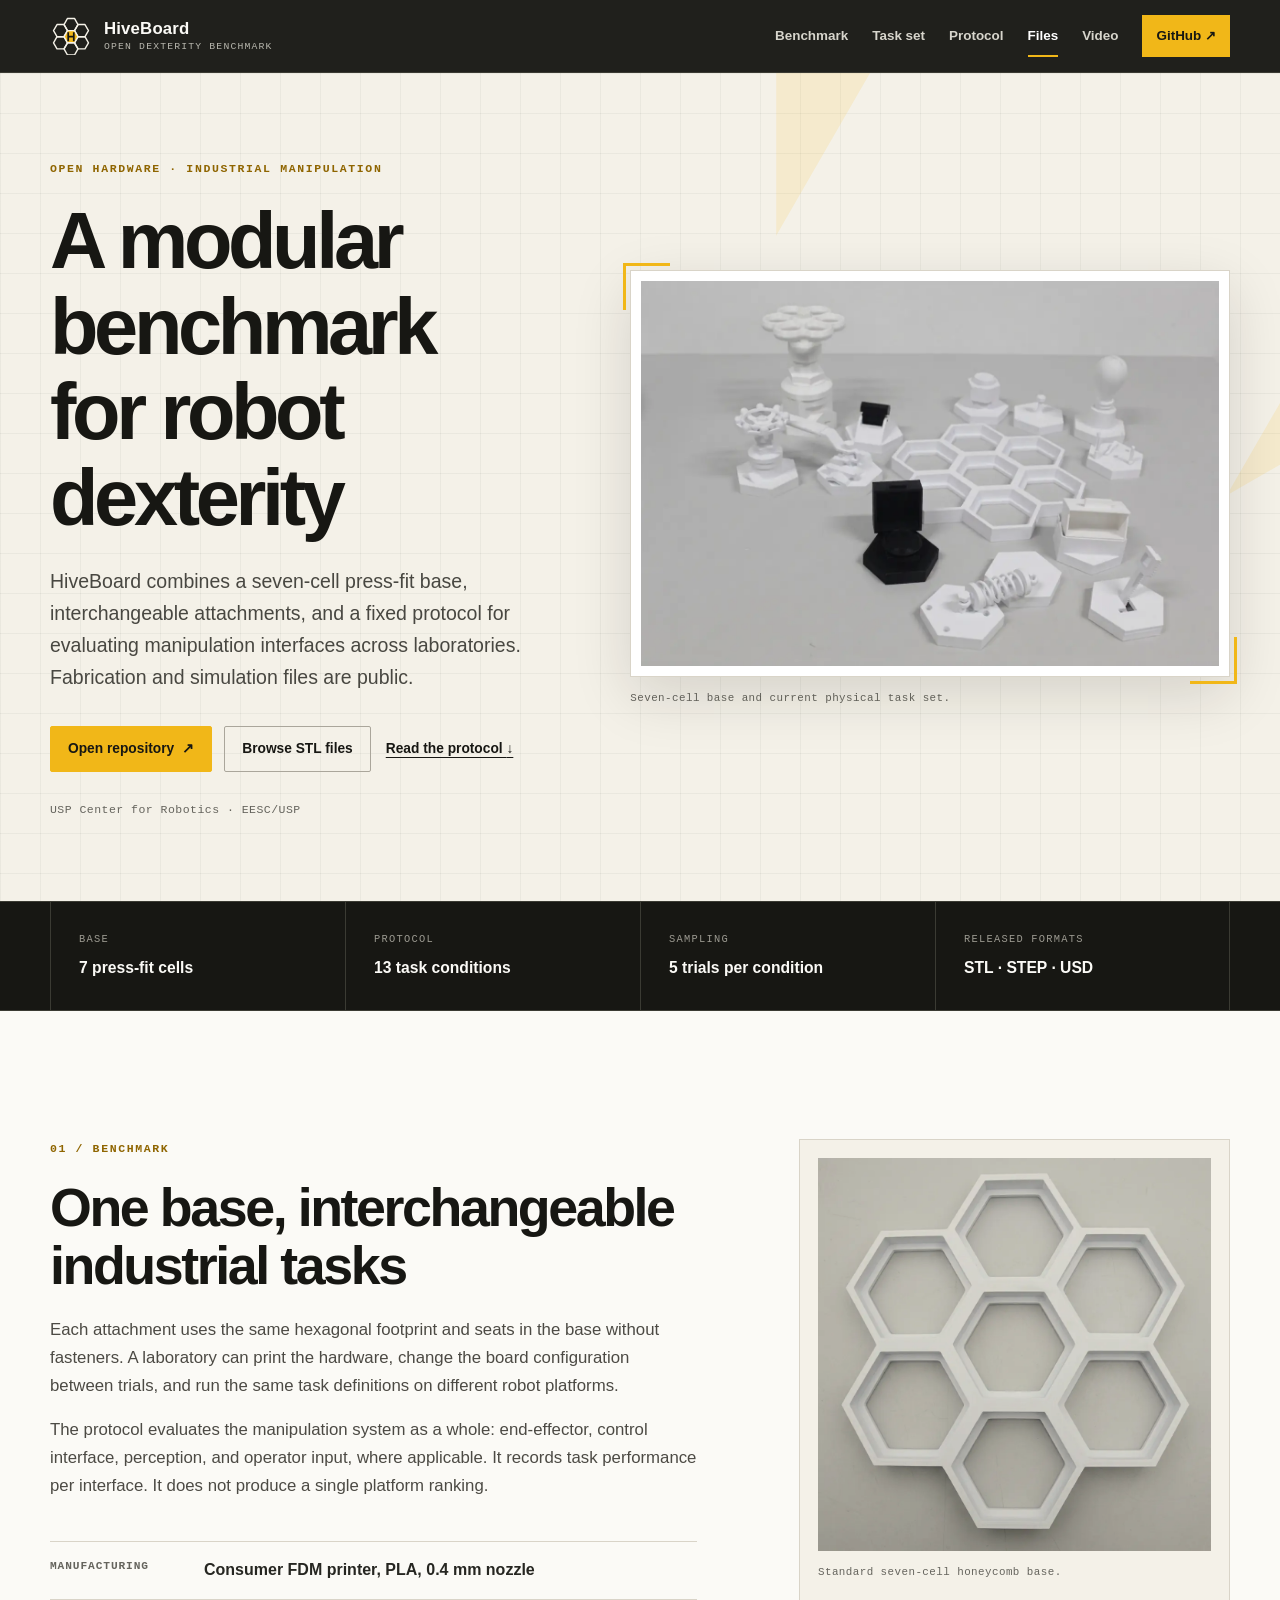
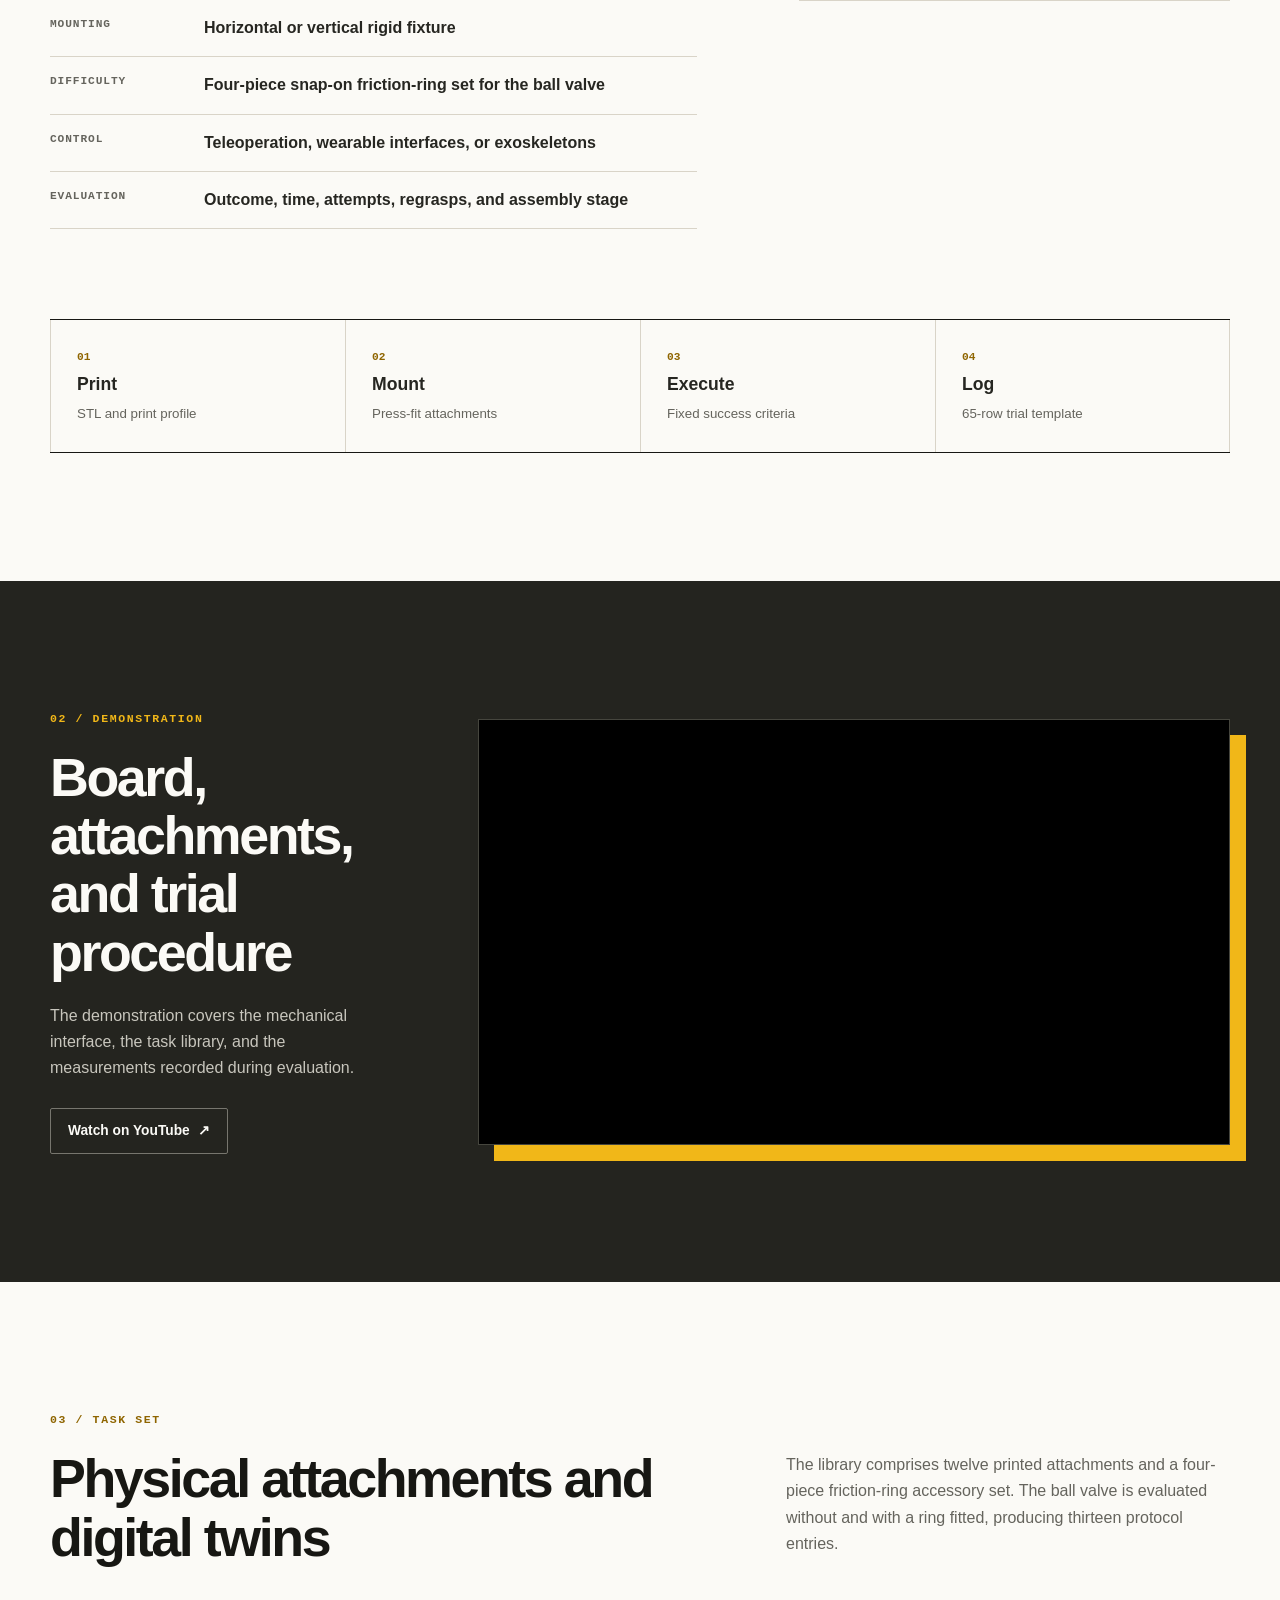
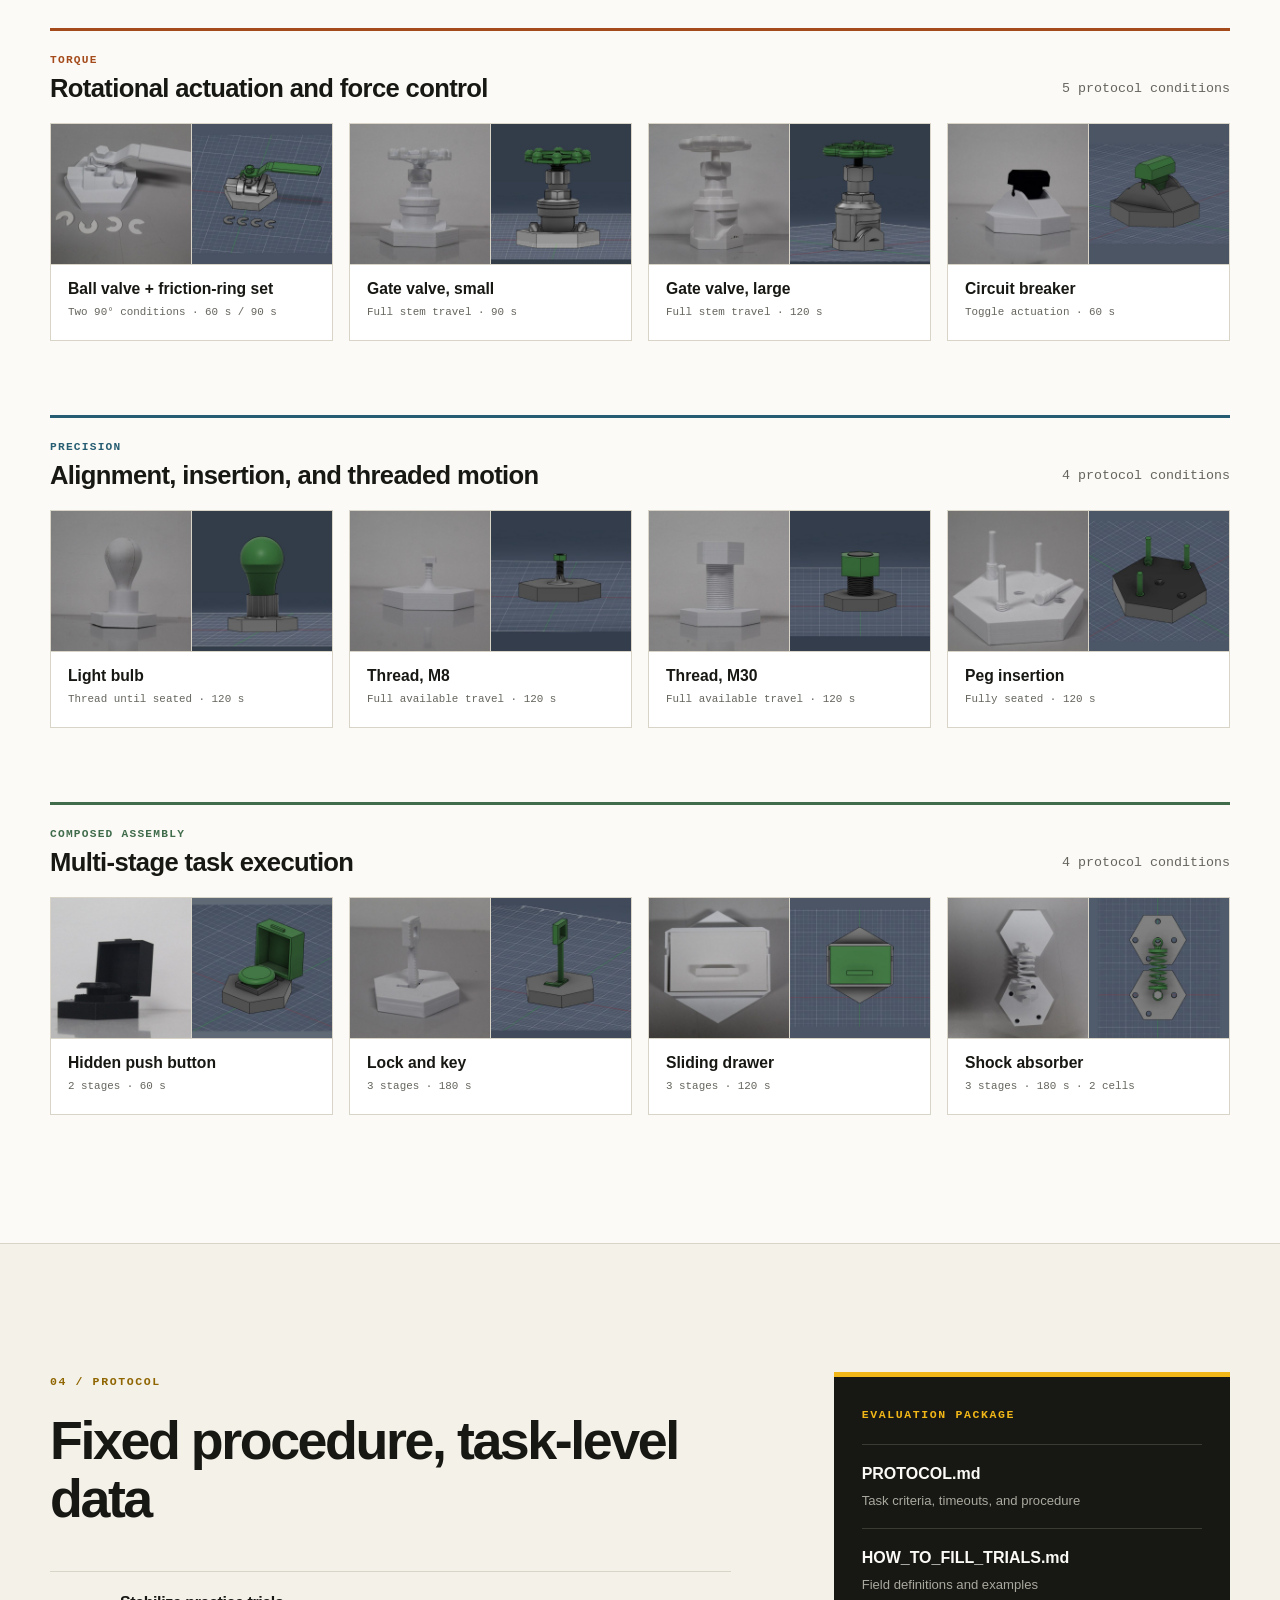
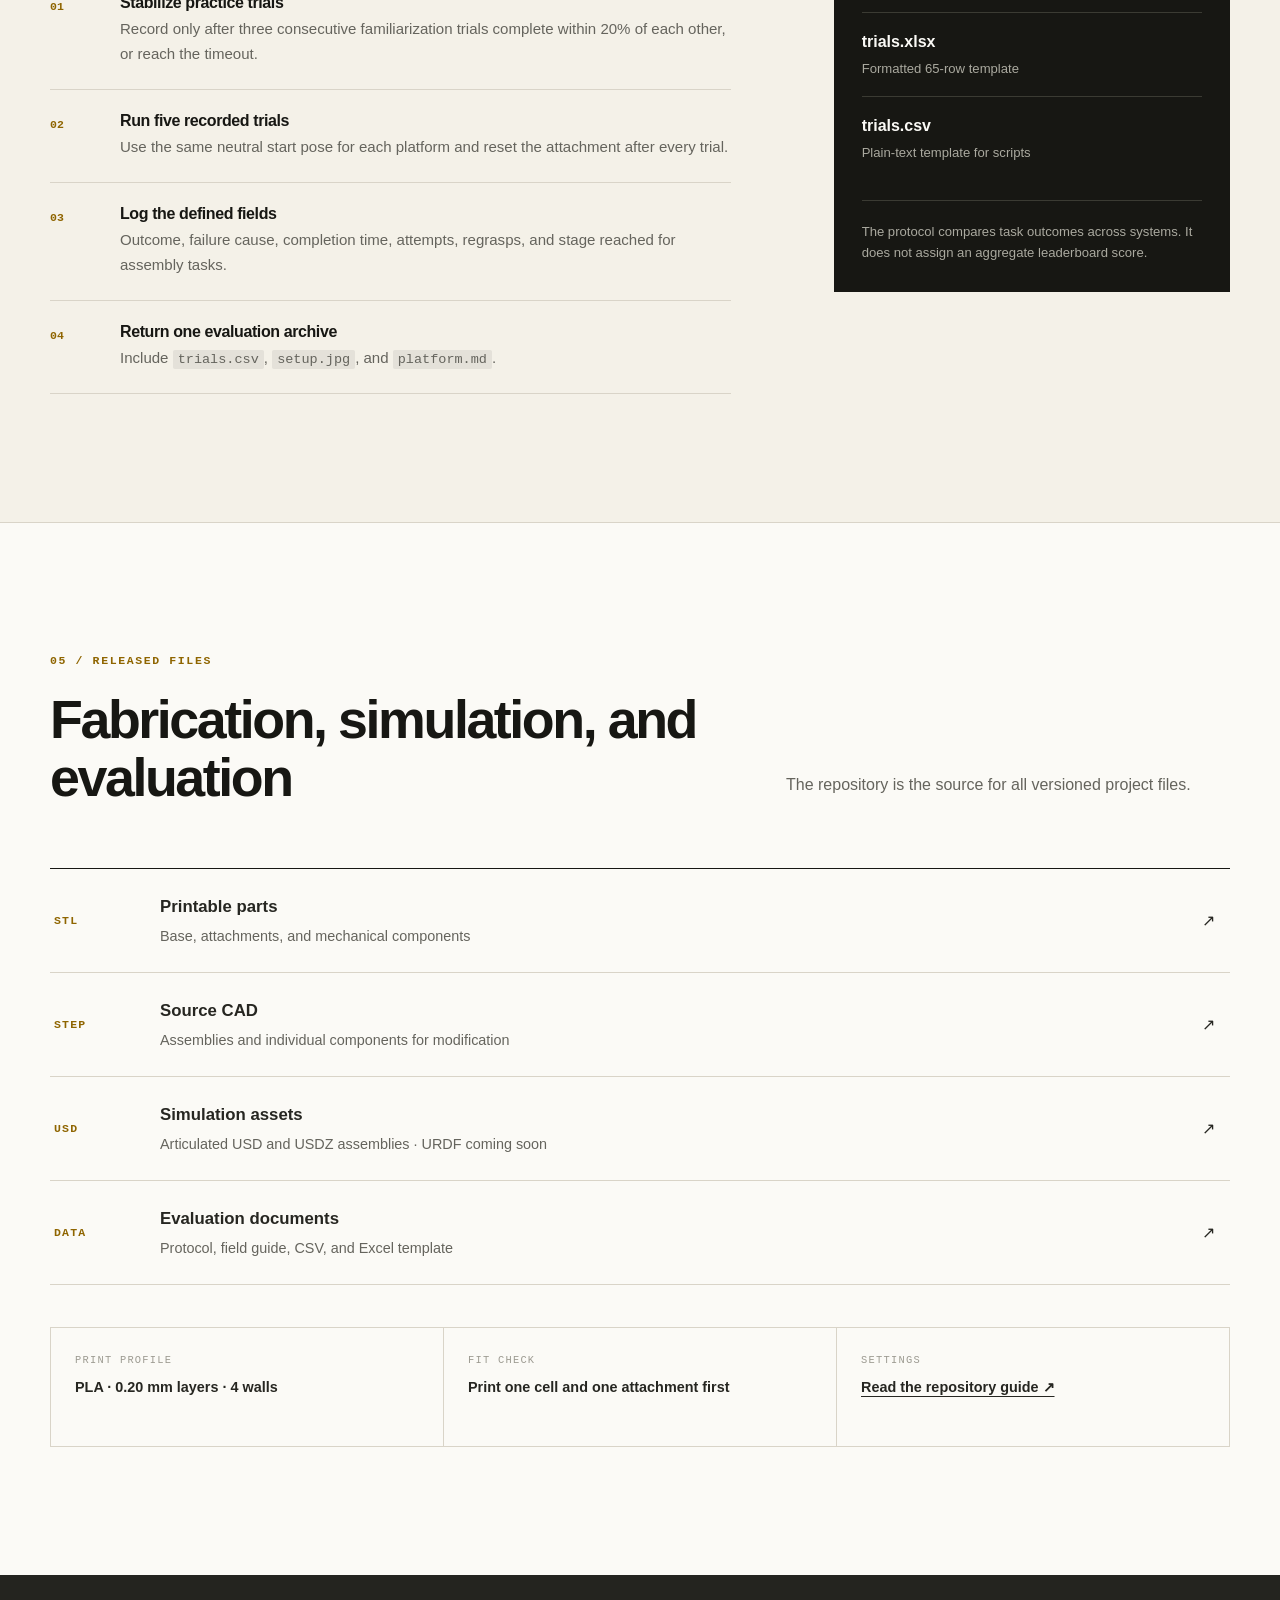
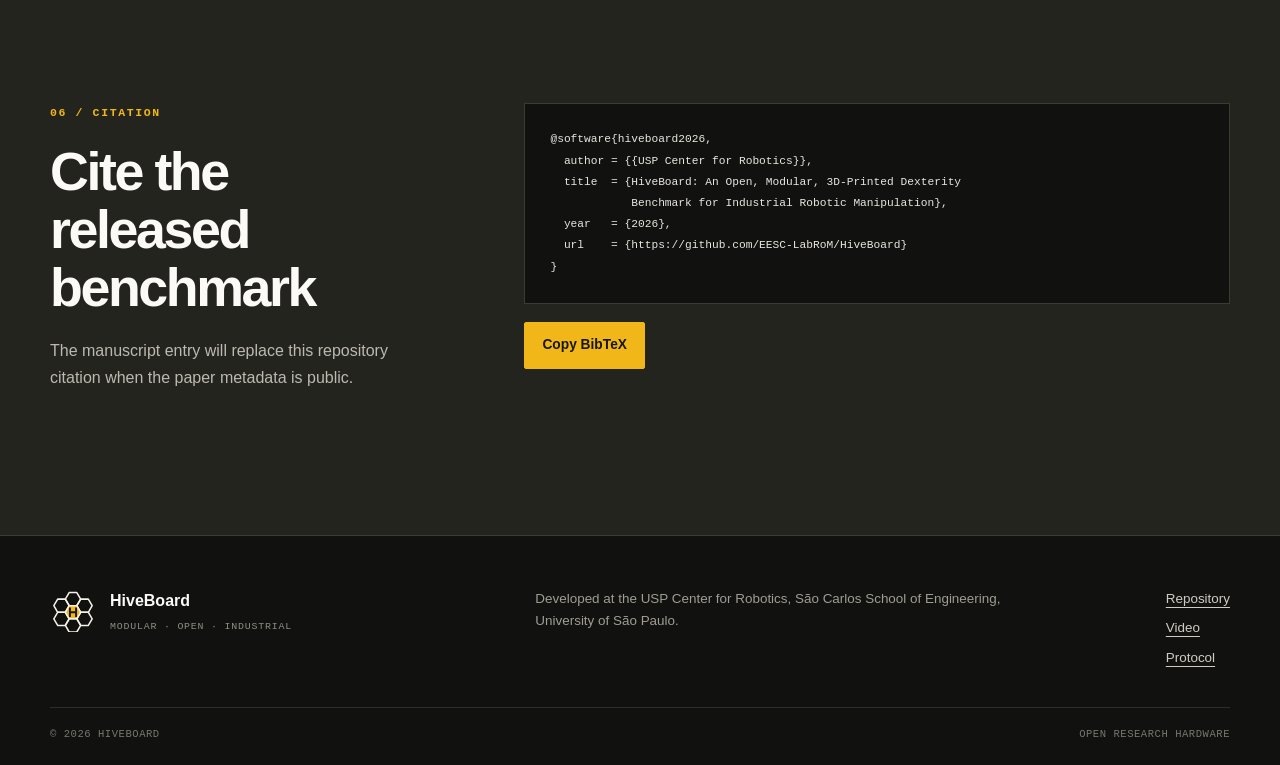
<file: index.html>
<!DOCTYPE html>
<html lang="en">
<head>
  <meta charset="utf-8">
  <meta name="viewport" content="width=device-width, initial-scale=1">
  <title>HiveBoard — Open Dexterity Benchmark for Industrial Manipulation</title>
  <meta name="description" content="HiveBoard is an open, modular, 3D-printed benchmark for evaluating robotic manipulation across torque, precision, and multi-stage assembly tasks.">
  <meta name="theme-color" content="#171713">
  <link rel="canonical" href="https://www.ricardovgodoy.com/hiveboard-web/">
  <meta property="og:title" content="HiveBoard — Open Dexterity Benchmark">
  <meta property="og:description" content="Printable hardware, source CAD, simulation assets, and a fixed evaluation protocol for industrial robot manipulation.">
  <meta property="og:image" content="https://www.ricardovgodoy.com/hiveboard-web/assets/hero-clean.png">
  <meta property="og:url" content="https://www.ricardovgodoy.com/hiveboard-web/">
  <meta property="og:type" content="website">
  <meta name="twitter:card" content="summary_large_image">
  <link rel="icon" href="assets/hiveboard-mark.svg" type="image/svg+xml">
  <link rel="stylesheet" href="style.css">
</head>
<body>
  <a class="skip-link" href="#main-content">Skip to content</a>

  <header class="site-header" data-header>
    <div class="container header-inner">
      <a class="brand" href="#top" aria-label="HiveBoard home">
        <img src="assets/hiveboard-mark.svg" width="42" height="38" alt="">
        <span>
          <strong>HiveBoard</strong>
          <small>Open dexterity benchmark</small>
        </span>
      </a>

      <button class="nav-toggle" type="button" aria-controls="site-navigation" aria-expanded="false" data-nav-toggle>
        <span class="sr-only">Open navigation</span>
        <span></span><span></span><span></span>
      </button>

      <nav class="site-nav" id="site-navigation" aria-label="Primary navigation" data-nav>
        <a href="#benchmark">Benchmark</a>
        <a href="#tasks">Task set</a>
        <a href="#protocol">Protocol</a>
        <a href="#files">Files</a>
        <a href="#video">Video</a>
        <a class="nav-repo" href="https://github.com/EESC-LabRoM/HiveBoard" target="_blank" rel="noopener">GitHub <span aria-hidden="true">↗</span></a>
      </nav>
    </div>
  </header>

  <main id="main-content">
    <section class="hero" id="top">
      <div class="container hero-grid">
        <div class="hero-copy reveal">
          <p class="kicker">Open hardware · industrial manipulation</p>
          <h1>A modular benchmark for robot dexterity</h1>
          <p class="hero-lede">HiveBoard combines a seven-cell press-fit base, interchangeable attachments, and a fixed protocol for evaluating manipulation interfaces across laboratories. Fabrication and simulation files are public.</p>
          <div class="hero-actions">
            <a class="button button-primary" href="https://github.com/EESC-LabRoM/HiveBoard" target="_blank" rel="noopener">Open repository <span aria-hidden="true">↗</span></a>
            <a class="button" href="https://github.com/EESC-LabRoM/HiveBoard/tree/main/STL" target="_blank" rel="noopener">Browse STL files</a>
            <a class="text-action" href="#protocol">Read the protocol <span aria-hidden="true">↓</span></a>
          </div>
          <p class="institution">USP Center for Robotics · EESC/USP</p>
        </div>

        <figure class="hero-figure reveal">
          <div class="image-frame">
            <picture>
              <source srcset="assets/hero-clean.webp" type="image/webp">
              <img src="assets/hero-clean.png" width="1264" height="842" alt="HiveBoard base surrounded by its 3D-printed industrial manipulation attachments">
            </picture>
          </div>
          <figcaption>Seven-cell base and current physical task set.</figcaption>
        </figure>
      </div>
    </section>

    <section class="spec-strip" aria-label="Benchmark specification">
      <div class="container spec-grid">
        <div><span>Base</span><strong>7 press-fit cells</strong></div>
        <div><span>Protocol</span><strong>13 task conditions</strong></div>
        <div><span>Sampling</span><strong>5 trials per condition</strong></div>
        <div><span>Released formats</span><strong>STL · STEP · USD</strong></div>
      </div>
    </section>

    <section class="section" id="benchmark">
      <div class="container benchmark-grid">
        <div class="section-copy reveal">
          <p class="section-index">01 / Benchmark</p>
          <h2>One base, interchangeable industrial tasks</h2>
          <p>Each attachment uses the same hexagonal footprint and seats in the base without fasteners. A laboratory can print the hardware, change the board configuration between trials, and run the same task definitions on different robot platforms.</p>
          <p>The protocol evaluates the manipulation system as a whole: end-effector, control interface, perception, and operator input, where applicable. It records task performance per interface. It does not produce a single platform ranking.</p>

          <dl class="benchmark-details">
            <div><dt>Manufacturing</dt><dd>Consumer FDM printer, PLA, 0.4 mm nozzle</dd></div>
            <div><dt>Mounting</dt><dd>Horizontal or vertical rigid fixture</dd></div>
            <div><dt>Difficulty</dt><dd>Four-piece snap-on friction-ring set for the ball valve</dd></div>
            <div><dt>Control</dt><dd>Teleoperation, wearable interfaces, or exoskeletons</dd></div>
            <div><dt>Evaluation</dt><dd>Outcome, time, attempts, regrasps, and assembly stage</dd></div>
          </dl>
        </div>

        <figure class="base-figure reveal">
          <picture>
            <source srcset="assets/hive_empty-clean.webp" type="image/webp">
            <img src="assets/hive_empty-clean.png" width="1024" height="1024" loading="lazy" alt="Empty seven-cell HiveBoard base viewed from above">
          </picture>
          <figcaption>Standard seven-cell honeycomb base.</figcaption>
        </figure>
      </div>

      <div class="container workflow reveal" role="group" aria-label="Benchmark workflow">
        <div><span>01</span><strong>Print</strong><small>STL and print profile</small></div>
        <div><span>02</span><strong>Mount</strong><small>Press-fit attachments</small></div>
        <div><span>03</span><strong>Execute</strong><small>Fixed success criteria</small></div>
        <div><span>04</span><strong>Log</strong><small>65-row trial template</small></div>
      </div>
    </section>

    <section class="section video-section" id="video">
      <div class="container video-grid">
        <div class="video-copy reveal">
          <p class="section-index section-index-light">02 / Demonstration</p>
          <h2>Board, attachments, and trial procedure</h2>
          <p>The demonstration covers the mechanical interface, the task library, and the measurements recorded during evaluation.</p>
          <a class="button button-light" href="https://youtu.be/kaYB_Oc64nA" target="_blank" rel="noopener">Watch on YouTube <span aria-hidden="true">↗</span></a>
        </div>
        <div class="video-wrap reveal">
          <iframe src="https://www.youtube-nocookie.com/embed/kaYB_Oc64nA" title="HiveBoard demonstration video" allow="accelerometer; clipboard-write; encrypted-media; gyroscope; picture-in-picture; web-share" referrerpolicy="strict-origin-when-cross-origin" allowfullscreen loading="lazy"></iframe>
        </div>
      </div>
    </section>

    <section class="section" id="tasks">
      <div class="container section-heading reveal">
        <div>
          <p class="section-index">03 / Task set</p>
          <h2>Physical attachments and digital twins</h2>
        </div>
        <p>The library comprises twelve printed attachments and a four-piece friction-ring accessory set. The ball valve is evaluated without and with a ring fitted, producing thirteen protocol entries.</p>
      </div>

      <div class="container task-category reveal">
        <header class="category-header category-torque">
          <div><span>Torque</span><h3>Rotational actuation and force control</h3></div>
          <small>5 protocol conditions</small>
        </header>
        <div class="task-grid">
          <article class="task-card">
            <div class="twin-pair"><img src="assets/twins/ball_valve_photo.jpg" width="600" height="600" loading="lazy" alt="Printed ball valve attachment"><img src="assets/twins/ball_valve_cad.jpg" width="600" height="600" loading="lazy" alt="Ball valve CAD model"></div>
            <div class="task-body"><h4>Ball valve + friction-ring set</h4><p>Two 90° conditions · 60 s / 90 s</p></div>
          </article>
          <article class="task-card">
            <div class="twin-pair"><img src="assets/twins/gate_small_photo.jpg" width="600" height="600" loading="lazy" alt="Printed small gate valve attachment"><img src="assets/twins/gate_small_cad.jpg" width="600" height="600" loading="lazy" alt="Small gate valve CAD model"></div>
            <div class="task-body"><h4>Gate valve, small</h4><p>Full stem travel · 90 s</p></div>
          </article>
          <article class="task-card">
            <div class="twin-pair"><img src="assets/twins/gate_large_photo.jpg" width="600" height="600" loading="lazy" alt="Printed large gate valve attachment"><img src="assets/twins/gate_large_cad.jpg" width="600" height="600" loading="lazy" alt="Large gate valve CAD model"></div>
            <div class="task-body"><h4>Gate valve, large</h4><p>Full stem travel · 120 s</p></div>
          </article>
          <article class="task-card">
            <div class="twin-pair"><img src="assets/twins/breaker_photo.jpg" width="600" height="600" loading="lazy" alt="Printed circuit breaker attachment"><img src="assets/twins/breaker_cad.jpg" width="600" height="600" loading="lazy" alt="Circuit breaker CAD model"></div>
            <div class="task-body"><h4>Circuit breaker</h4><p>Toggle actuation · 60 s</p></div>
          </article>
        </div>
      </div>

      <div class="container task-category reveal">
        <header class="category-header category-precision">
          <div><span>Precision</span><h3>Alignment, insertion, and threaded motion</h3></div>
          <small>4 protocol conditions</small>
        </header>
        <div class="task-grid">
          <article class="task-card">
            <div class="twin-pair"><img src="assets/twins/lightbulb_photo.jpg" width="600" height="600" loading="lazy" alt="Printed light bulb attachment"><img src="assets/twins/lightbulb_cad.jpg" width="600" height="600" loading="lazy" alt="Light bulb attachment CAD model"></div>
            <div class="task-body"><h4>Light bulb</h4><p>Thread until seated · 120 s</p></div>
          </article>
          <article class="task-card">
            <div class="twin-pair"><img src="assets/twins/thread_m8_photo.jpg" width="600" height="600" loading="lazy" alt="Printed M8 thread attachment"><img src="assets/twins/thread_m8_cad.jpg" width="600" height="600" loading="lazy" alt="M8 thread CAD model"></div>
            <div class="task-body"><h4>Thread, M8</h4><p>Full available travel · 120 s</p></div>
          </article>
          <article class="task-card">
            <div class="twin-pair"><img src="assets/twins/thread_m30_photo.jpg" width="600" height="600" loading="lazy" alt="Printed M30 thread attachment"><img src="assets/twins/thread_m30_cad.jpg" width="600" height="600" loading="lazy" alt="M30 thread CAD model"></div>
            <div class="task-body"><h4>Thread, M30</h4><p>Full available travel · 120 s</p></div>
          </article>
          <article class="task-card">
            <div class="twin-pair"><img src="assets/twins/pegs_photo.jpg" width="600" height="600" loading="lazy" alt="Printed peg insertion attachment"><img src="assets/twins/pegs_cad.jpg" width="600" height="600" loading="lazy" alt="Peg insertion CAD model"></div>
            <div class="task-body"><h4>Peg insertion</h4><p>Fully seated · 120 s</p></div>
          </article>
        </div>
      </div>

      <div class="container task-category reveal">
        <header class="category-header category-assembly">
          <div><span>Composed assembly</span><h3>Multi-stage task execution</h3></div>
          <small>4 protocol conditions</small>
        </header>
        <div class="task-grid">
          <article class="task-card">
            <div class="twin-pair"><img src="assets/twins/button_photo.jpg" width="600" height="600" loading="lazy" alt="Printed covered push-button attachment"><img src="assets/twins/button_cad.jpg" width="600" height="600" loading="lazy" alt="Covered push-button CAD model"></div>
            <div class="task-body"><h4>Hidden push button</h4><p>2 stages · 60 s</p></div>
          </article>
          <article class="task-card">
            <div class="twin-pair"><img src="assets/twins/lock_photo.jpg" width="600" height="600" loading="lazy" alt="Printed lock and key attachment"><img src="assets/twins/lock_cad.jpg" width="600" height="600" loading="lazy" alt="Lock and key CAD model"></div>
            <div class="task-body"><h4>Lock and key</h4><p>3 stages · 180 s</p></div>
          </article>
          <article class="task-card">
            <div class="twin-pair"><img src="assets/twins/drawer_photo.jpg" width="600" height="600" loading="lazy" alt="Printed sliding drawer attachment"><img src="assets/twins/drawer_cad.jpg" width="600" height="600" loading="lazy" alt="Sliding drawer CAD model"></div>
            <div class="task-body"><h4>Sliding drawer</h4><p>3 stages · 120 s</p></div>
          </article>
          <article class="task-card">
            <div class="twin-pair"><img src="assets/twins/damper_photo.jpg" width="600" height="600" loading="lazy" alt="Printed shock absorber attachment"><img src="assets/twins/damper_cad.jpg" width="600" height="600" loading="lazy" alt="Shock absorber CAD model"></div>
            <div class="task-body"><h4>Shock absorber</h4><p>3 stages · 180 s · 2 cells</p></div>
          </article>
        </div>
      </div>
    </section>

    <section class="section protocol-section" id="protocol">
      <div class="container protocol-layout">
        <div class="protocol-main reveal">
          <p class="section-index">04 / Protocol</p>
          <h2>Fixed procedure, task-level data</h2>
          <ol class="protocol-steps">
            <li><span>01</span><div><h3>Stabilize practice trials</h3><p>Record only after three consecutive familiarization trials complete within 20% of each other, or reach the timeout.</p></div></li>
            <li><span>02</span><div><h3>Run five recorded trials</h3><p>Use the same neutral start pose for each platform and reset the attachment after every trial.</p></div></li>
            <li><span>03</span><div><h3>Log the defined fields</h3><p>Outcome, failure cause, completion time, attempts, regrasps, and stage reached for assembly tasks.</p></div></li>
            <li><span>04</span><div><h3>Return one evaluation archive</h3><p>Include <code>trials.csv</code>, <code>setup.jpg</code>, and <code>platform.md</code>.</p></div></li>
          </ol>
        </div>

        <aside class="protocol-panel reveal" aria-labelledby="protocol-files-title">
          <p class="panel-label" id="protocol-files-title">Evaluation package</p>
          <a href="https://github.com/EESC-LabRoM/HiveBoard/blob/main/Documentation/PROTOCOL.md" target="_blank" rel="noopener"><strong>PROTOCOL.md</strong><span>Task criteria, timeouts, and procedure</span></a>
          <a href="https://github.com/EESC-LabRoM/HiveBoard/blob/main/Documentation/HOW_TO_FILL_TRIALS.md" target="_blank" rel="noopener"><strong>HOW_TO_FILL_TRIALS.md</strong><span>Field definitions and examples</span></a>
          <a href="https://github.com/EESC-LabRoM/HiveBoard/raw/refs/heads/main/Documentation/trials.xlsx" target="_blank" rel="noopener"><strong>trials.xlsx</strong><span>Formatted 65-row template</span></a>
          <a href="https://github.com/EESC-LabRoM/HiveBoard/blob/main/Documentation/trials.csv" target="_blank" rel="noopener"><strong>trials.csv</strong><span>Plain-text template for scripts</span></a>
          <p class="protocol-note">The protocol compares task outcomes across systems. It does not assign an aggregate leaderboard score.</p>
        </aside>
      </div>
    </section>

    <section class="section" id="files">
      <div class="container section-heading reveal">
        <div>
          <p class="section-index">05 / Released files</p>
          <h2>Fabrication, simulation, and evaluation</h2>
        </div>
        <p>The repository is the source for all versioned project files.</p>
      </div>

      <div class="container files-list reveal">
        <a href="https://github.com/EESC-LabRoM/HiveBoard/tree/main/STL" target="_blank" rel="noopener"><span class="file-code">STL</span><div><strong>Printable parts</strong><p>Base, attachments, and mechanical components</p></div><span aria-hidden="true">↗</span></a>
        <a href="https://github.com/EESC-LabRoM/HiveBoard/tree/main/CAD" target="_blank" rel="noopener"><span class="file-code">STEP</span><div><strong>Source CAD</strong><p>Assemblies and individual components for modification</p></div><span aria-hidden="true">↗</span></a>
        <a href="https://github.com/EESC-LabRoM/HiveBoard/tree/main/Simulation" target="_blank" rel="noopener"><span class="file-code">USD</span><div><strong>Simulation assets</strong><p>Articulated USD and USDZ assemblies · URDF coming soon</p></div><span aria-hidden="true">↗</span></a>
        <a href="https://github.com/EESC-LabRoM/HiveBoard/tree/main/Documentation" target="_blank" rel="noopener"><span class="file-code">DATA</span><div><strong>Evaluation documents</strong><p>Protocol, field guide, CSV, and Excel template</p></div><span aria-hidden="true">↗</span></a>
      </div>

      <div class="container build-notes reveal">
        <div><span>Print profile</span><strong>PLA · 0.20 mm layers · 4 walls</strong></div>
        <div><span>Fit check</span><strong>Print one cell and one attachment first</strong></div>
        <div><span>Settings</span><a href="https://github.com/EESC-LabRoM/HiveBoard#recommended-3d-printing-settings" target="_blank" rel="noopener">Read the repository guide ↗</a></div>
      </div>
    </section>

    <section class="section citation-section" id="citation">
      <div class="container citation-layout">
        <div class="reveal">
          <p class="section-index section-index-light">06 / Citation</p>
          <h2>Cite the released benchmark</h2>
          <p>The manuscript entry will replace this repository citation when the paper metadata is public.</p>
        </div>
        <div class="citation-box reveal">
          <pre><code id="repository-citation">@software{hiveboard2026,
  author = {{USP Center for Robotics}},
  title  = {HiveBoard: An Open, Modular, 3D-Printed Dexterity
            Benchmark for Industrial Robotic Manipulation},
  year   = {2026},
  url    = {https://github.com/EESC-LabRoM/HiveBoard}
}</code></pre>
          <button class="copy-button" type="button" data-copy-citation>Copy BibTeX</button>
          <span class="copy-status" role="status" aria-live="polite" data-copy-status></span>
        </div>
      </div>
    </section>
  </main>

  <footer class="site-footer">
    <div class="container footer-grid">
      <div class="footer-brand">
        <img src="assets/hiveboard-mark.svg" width="46" height="42" alt="">
        <div><strong>HiveBoard</strong><span>Modular · open · industrial</span></div>
      </div>
      <p>Developed at the USP Center for Robotics, São Carlos School of Engineering, University of São Paulo.</p>
      <nav aria-label="Footer links">
        <a href="https://github.com/EESC-LabRoM/HiveBoard" target="_blank" rel="noopener">Repository</a>
        <a href="https://youtu.be/kaYB_Oc64nA" target="_blank" rel="noopener">Video</a>
        <a href="#protocol">Protocol</a>
      </nav>
    </div>
    <div class="container footer-bottom"><span>© <span data-year>2026</span> HiveBoard</span><span>Open research hardware</span></div>
  </footer>

  <script src="script.js"></script>
</body>
</html>
</file>
<file: style.css>
:root {
  --ink: #171713;
  --ink-soft: #24241f;
  --paper: #f4f1e8;
  --paper-light: #fbfaf6;
  --white: #ffffff;
  --amber: #f1b718;
  --amber-dark: #8f6500;
  --orange: #a54b1b;
  --blue: #275d72;
  --green: #406c4b;
  --text: #262621;
  --muted: #65645d;
  --line: #d9d4c8;
  --line-dark: #3b3b33;
  --max-width: 1180px;
  --radius: 4px;
  --shadow: 0 18px 55px rgba(25, 24, 18, 0.14);
}

* {
  box-sizing: border-box;
}

html {
  scroll-behavior: smooth;
  scroll-padding-top: 78px;
}

body {
  margin: 0;
  color: var(--text);
  background: var(--paper-light);
  font-family: Inter, ui-sans-serif, -apple-system, BlinkMacSystemFont, "Segoe UI", sans-serif;
  font-size: 16px;
  line-height: 1.65;
  -webkit-font-smoothing: antialiased;
}

body.nav-open {
  overflow: hidden;
}

img {
  max-width: 100%;
  height: auto;
}

a {
  color: inherit;
}

button,
a {
  -webkit-tap-highlight-color: transparent;
}

button,
input,
textarea,
select {
  font: inherit;
}

:focus-visible {
  outline: 3px solid var(--amber);
  outline-offset: 3px;
}

::selection {
  color: var(--ink);
  background: rgba(241, 183, 24, 0.55);
}

.container {
  width: min(calc(100% - 48px), var(--max-width));
  margin-inline: auto;
}

.skip-link {
  position: fixed;
  top: 10px;
  left: 10px;
  z-index: 1000;
  padding: 10px 14px;
  color: var(--ink);
  background: var(--amber);
  font-weight: 800;
  transform: translateY(-160%);
  transition: transform 160ms ease;
}

.skip-link:focus {
  transform: translateY(0);
}

.sr-only {
  position: absolute;
  width: 1px;
  height: 1px;
  padding: 0;
  margin: -1px;
  overflow: hidden;
  clip: rect(0, 0, 0, 0);
  white-space: nowrap;
  border: 0;
}

.site-header {
  position: sticky;
  top: 0;
  z-index: 100;
  color: var(--paper-light);
  background: rgba(23, 23, 19, 0.96);
  border-bottom: 1px solid var(--line-dark);
  backdrop-filter: blur(14px);
}

.header-inner {
  min-height: 72px;
  display: flex;
  align-items: center;
  justify-content: space-between;
  gap: 28px;
}

.brand {
  display: inline-flex;
  align-items: center;
  gap: 12px;
  color: var(--paper-light);
  text-decoration: none;
  line-height: 1.05;
}

.brand img {
  width: 42px;
  height: 38px;
  object-fit: contain;
}

.brand span {
  display: grid;
  gap: 5px;
}

.brand strong {
  font-size: 1.05rem;
  letter-spacing: 0.01em;
}

.brand small {
  color: #b8b7ae;
  font-family: ui-monospace, SFMono-Regular, Menlo, Consolas, monospace;
  font-size: 0.61rem;
  letter-spacing: 0.12em;
  text-transform: uppercase;
}

.site-nav {
  display: flex;
  align-items: center;
  gap: 24px;
}

.site-nav a {
  position: relative;
  color: #d7d5cc;
  font-size: 0.84rem;
  font-weight: 700;
  text-decoration: none;
}

.site-nav > a:not(.nav-repo)::after {
  content: "";
  position: absolute;
  right: 0;
  bottom: -10px;
  left: 0;
  height: 2px;
  background: var(--amber);
  transform: scaleX(0);
  transform-origin: left;
  transition: transform 160ms ease;
}

.site-nav > a:hover,
.site-nav > a.is-active {
  color: var(--white);
}

.site-nav > a:hover::after,
.site-nav > a.is-active::after {
  transform: scaleX(1);
}

.site-nav .nav-repo {
  padding: 9px 13px;
  color: var(--ink);
  background: var(--amber);
  border: 1px solid var(--amber);
}

.site-nav .nav-repo:hover {
  background: #ffc933;
}

.nav-toggle {
  display: none;
  width: 44px;
  height: 42px;
  padding: 10px;
  background: transparent;
  border: 1px solid var(--line-dark);
  cursor: pointer;
}

.nav-toggle > span:not(.sr-only) {
  display: block;
  width: 100%;
  height: 2px;
  margin: 4px 0;
  background: var(--paper-light);
  transition: transform 160ms ease, opacity 160ms ease;
}

.nav-toggle[aria-expanded="true"] > span:nth-child(2) {
  transform: translateY(6px) rotate(45deg);
}

.nav-toggle[aria-expanded="true"] > span:nth-child(3) {
  opacity: 0;
}

.nav-toggle[aria-expanded="true"] > span:nth-child(4) {
  transform: translateY(-6px) rotate(-45deg);
}

.hero {
  position: relative;
  overflow: hidden;
  padding: 86px 0 82px;
  background-color: var(--paper);
  background-image:
    linear-gradient(rgba(23, 23, 19, 0.045) 1px, transparent 1px),
    linear-gradient(90deg, rgba(23, 23, 19, 0.045) 1px, transparent 1px);
  background-size: 40px 40px;
}

.hero::before {
  content: "";
  position: absolute;
  top: -180px;
  right: -140px;
  width: 520px;
  height: 520px;
  border: 85px solid rgba(241, 183, 24, 0.13);
  transform: rotate(30deg);
  clip-path: polygon(25% 6.7%, 75% 6.7%, 100% 50%, 75% 93.3%, 25% 93.3%, 0 50%);
  pointer-events: none;
}

.hero-grid {
  position: relative;
  display: grid;
  grid-template-columns: minmax(0, 0.9fr) minmax(440px, 1.1fr);
  align-items: center;
  gap: clamp(46px, 7vw, 92px);
}

.kicker,
.section-index,
.panel-label {
  margin: 0 0 20px;
  color: var(--amber-dark);
  font-family: ui-monospace, SFMono-Regular, Menlo, Consolas, monospace;
  font-size: 0.72rem;
  font-weight: 800;
  letter-spacing: 0.14em;
  text-transform: uppercase;
}

h1,
h2,
h3,
h4,
p {
  margin-top: 0;
}

h1,
h2,
h3,
h4 {
  color: var(--ink);
  line-height: 1.08;
}

h1 {
  max-width: 720px;
  margin-bottom: 24px;
  font-size: clamp(3rem, 6.2vw, 5.7rem);
  letter-spacing: -0.055em;
}

h2 {
  margin-bottom: 22px;
  font-size: clamp(2.15rem, 4.2vw, 4rem);
  letter-spacing: -0.045em;
}

h3 {
  letter-spacing: -0.025em;
}

.hero-lede {
  max-width: 650px;
  margin-bottom: 32px;
  color: #484741;
  font-size: clamp(1.05rem, 1.55vw, 1.22rem);
  line-height: 1.65;
}

.hero-actions {
  display: flex;
  align-items: center;
  flex-wrap: wrap;
  gap: 12px;
}

.button,
.copy-button {
  display: inline-flex;
  min-height: 46px;
  align-items: center;
  justify-content: center;
  gap: 8px;
  padding: 11px 17px;
  color: var(--ink);
  background: transparent;
  border: 1px solid #aaa69b;
  border-radius: 2px;
  font-size: 0.86rem;
  font-weight: 800;
  text-decoration: none;
  transition: background 160ms ease, border-color 160ms ease, color 160ms ease, transform 160ms ease;
}

.button:hover,
.copy-button:hover {
  border-color: var(--ink);
  transform: translateY(-2px);
}

.button-primary {
  color: var(--ink);
  background: var(--amber);
  border-color: var(--amber);
}

.button-primary:hover {
  background: #ffc933;
  border-color: #ffc933;
}

.text-action {
  padding: 8px 3px;
  color: var(--ink);
  font-size: 0.86rem;
  font-weight: 800;
  text-underline-offset: 4px;
}

.institution {
  margin: 28px 0 0;
  color: var(--muted);
  font-family: ui-monospace, SFMono-Regular, Menlo, Consolas, monospace;
  font-size: 0.72rem;
  letter-spacing: 0.04em;
}

.hero-figure,
.base-figure {
  margin: 0;
}

.image-frame {
  position: relative;
  padding: 10px;
  background: var(--white);
  border: 1px solid var(--line);
  box-shadow: var(--shadow);
}

.image-frame picture,
.base-figure picture {
  display: block;
}

.image-frame::before,
.image-frame::after {
  content: "";
  position: absolute;
  z-index: 1;
  width: 44px;
  height: 44px;
  pointer-events: none;
}

.image-frame::before {
  top: -8px;
  left: -8px;
  border-top: 3px solid var(--amber);
  border-left: 3px solid var(--amber);
}

.image-frame::after {
  right: -8px;
  bottom: -8px;
  border-right: 3px solid var(--amber);
  border-bottom: 3px solid var(--amber);
}

.image-frame img {
  display: block;
  width: 100%;
  height: auto;
  filter: contrast(1.02) saturate(0.82);
}

.hero-figure figcaption,
.base-figure figcaption {
  margin-top: 13px;
  color: var(--muted);
  font-family: ui-monospace, SFMono-Regular, Menlo, Consolas, monospace;
  font-size: 0.68rem;
  letter-spacing: 0.04em;
}

.spec-strip {
  color: var(--paper-light);
  background: var(--ink);
  border-top: 1px solid var(--line-dark);
  border-bottom: 1px solid var(--line-dark);
}

.spec-grid {
  display: grid;
  grid-template-columns: repeat(4, 1fr);
}

.spec-grid > div {
  min-height: 108px;
  display: grid;
  align-content: center;
  gap: 7px;
  padding: 22px 28px;
  border-left: 1px solid var(--line-dark);
}

.spec-grid > div:last-child {
  border-right: 1px solid var(--line-dark);
}

.spec-grid span,
.build-notes span {
  color: #9c9a91;
  font-family: ui-monospace, SFMono-Regular, Menlo, Consolas, monospace;
  font-size: 0.65rem;
  letter-spacing: 0.12em;
  text-transform: uppercase;
}

.spec-grid strong {
  color: var(--paper-light);
  font-size: 0.98rem;
}

.section {
  padding: clamp(80px, 10vw, 132px) 0;
}

.benchmark-grid {
  display: grid;
  grid-template-columns: minmax(0, 1.08fr) minmax(350px, 0.72fr);
  align-items: start;
  gap: clamp(54px, 8vw, 112px);
}

.section-copy > p:not(.section-index) {
  max-width: 720px;
  color: #4c4a44;
  font-size: 1.05rem;
}

.benchmark-details {
  margin: 42px 0 0;
  border-top: 1px solid var(--line);
}

.benchmark-details > div {
  display: grid;
  grid-template-columns: 130px 1fr;
  gap: 24px;
  padding: 15px 0;
  border-bottom: 1px solid var(--line);
}

.benchmark-details dt {
  color: var(--muted);
  font-family: ui-monospace, SFMono-Regular, Menlo, Consolas, monospace;
  font-size: 0.7rem;
  font-weight: 800;
  letter-spacing: 0.08em;
  text-transform: uppercase;
}

.benchmark-details dd {
  margin: 0;
  font-weight: 650;
}

.base-figure {
  padding: 18px;
  background: var(--paper);
  border: 1px solid var(--line);
}

.base-figure img {
  display: block;
  width: 100%;
  height: auto;
  mix-blend-mode: multiply;
}

.workflow {
  display: grid;
  grid-template-columns: repeat(4, 1fr);
  margin-top: 90px;
  border-top: 1px solid var(--ink);
  border-bottom: 1px solid var(--ink);
}

.workflow > div {
  min-height: 132px;
  display: grid;
  align-content: center;
  gap: 4px;
  padding: 22px 26px;
  border-left: 1px solid var(--line);
}

.workflow > div:last-child {
  border-right: 1px solid var(--line);
}

.workflow span {
  color: var(--amber-dark);
  font-family: ui-monospace, SFMono-Regular, Menlo, Consolas, monospace;
  font-size: 0.7rem;
  font-weight: 800;
}

.workflow strong {
  font-size: 1.1rem;
}

.workflow small {
  color: var(--muted);
}

.video-section {
  color: var(--paper-light);
  background: var(--ink-soft);
}

.video-grid {
  display: grid;
  grid-template-columns: minmax(250px, 0.62fr) minmax(0, 1.38fr);
  align-items: center;
  gap: clamp(48px, 7vw, 90px);
}

.video-copy h2,
.citation-section h2 {
  color: var(--paper-light);
}

.video-copy p:not(.section-index) {
  max-width: 430px;
  color: #c8c6bd;
}

.section-index-light {
  color: var(--amber);
}

.button-light {
  margin-top: 10px;
  color: var(--paper-light);
  border-color: #77766e;
}

.button-light:hover {
  color: var(--ink);
  background: var(--amber);
  border-color: var(--amber);
}

.video-wrap {
  position: relative;
  width: 100%;
  padding-bottom: 56.25%;
  overflow: hidden;
  background: #000;
  border: 1px solid #46463e;
  box-shadow: 16px 16px 0 var(--amber);
}

.video-wrap iframe {
  position: absolute;
  inset: 0;
  width: 100%;
  height: 100%;
  border: 0;
}

.section-heading {
  display: grid;
  grid-template-columns: minmax(0, 0.9fr) minmax(280px, 0.6fr);
  align-items: end;
  gap: 70px;
  margin-bottom: 62px;
}

.section-heading h2 {
  margin-bottom: 0;
}

.section-heading > p {
  margin: 0 0 8px;
  color: var(--muted);
}

.task-category + .task-category {
  margin-top: 74px;
}

.category-header {
  display: flex;
  align-items: flex-end;
  justify-content: space-between;
  gap: 30px;
  padding: 20px 0;
  border-top: 3px solid currentColor;
}

.category-header div > span {
  display: block;
  margin-bottom: 6px;
  font-family: ui-monospace, SFMono-Regular, Menlo, Consolas, monospace;
  font-size: 0.7rem;
  font-weight: 900;
  letter-spacing: 0.11em;
  text-transform: uppercase;
}

.category-header h3 {
  margin: 0;
  font-size: clamp(1.3rem, 2vw, 1.75rem);
}

.category-header small {
  flex: 0 0 auto;
  margin-bottom: 3px;
  color: var(--muted);
  font-family: ui-monospace, SFMono-Regular, Menlo, Consolas, monospace;
}

.category-torque {
  color: var(--orange);
}

.category-precision {
  color: var(--blue);
}

.category-assembly {
  color: var(--green);
}

.category-header h3 {
  color: var(--ink);
}

.task-grid {
  display: grid;
  grid-template-columns: repeat(4, minmax(0, 1fr));
  gap: 16px;
}

.task-card {
  min-width: 0;
  overflow: hidden;
  background: var(--white);
  border: 1px solid var(--line);
  transition: border-color 160ms ease, transform 160ms ease, box-shadow 160ms ease;
}

.task-card:hover {
  border-color: #aaa69a;
  box-shadow: 0 13px 34px rgba(29, 28, 23, 0.1);
  transform: translateY(-3px);
}

.twin-pair {
  display: grid;
  grid-template-columns: 1fr 1fr;
  align-items: start;
  gap: 1px;
  background: var(--line);
  border-bottom: 1px solid var(--line);
}

.twin-pair img {
  display: block;
  width: 100%;
  height: auto;
  background: #eceae4;
}

.task-body {
  padding: 16px 17px 18px;
}

.task-body h4 {
  margin-bottom: 6px;
  font-size: 0.98rem;
}

.task-body p {
  margin: 0;
  color: var(--muted);
  font-family: ui-monospace, SFMono-Regular, Menlo, Consolas, monospace;
  font-size: 0.68rem;
}

.protocol-section {
  background: var(--paper);
  border-top: 1px solid var(--line);
  border-bottom: 1px solid var(--line);
}

.protocol-layout {
  display: grid;
  grid-template-columns: minmax(0, 1.1fr) minmax(360px, 0.64fr);
  align-items: start;
  gap: clamp(54px, 8vw, 110px);
}

.protocol-steps {
  margin: 44px 0 0;
  padding: 0;
  list-style: none;
  border-top: 1px solid var(--line);
}

.protocol-steps li {
  display: grid;
  grid-template-columns: 50px 1fr;
  gap: 20px;
  padding: 22px 0;
  border-bottom: 1px solid var(--line);
}

.protocol-steps li > span {
  padding-top: 3px;
  color: var(--amber-dark);
  font-family: ui-monospace, SFMono-Regular, Menlo, Consolas, monospace;
  font-size: 0.72rem;
  font-weight: 900;
}

.protocol-steps h3 {
  margin-bottom: 6px;
  font-size: 1rem;
}

.protocol-steps p {
  margin: 0;
  color: var(--muted);
  font-size: 0.94rem;
}

code,
pre {
  font-family: ui-monospace, SFMono-Regular, Menlo, Consolas, monospace;
}

code {
  padding: 2px 5px;
  background: rgba(23, 23, 19, 0.07);
  border-radius: 2px;
  font-size: 0.9em;
}

.protocol-panel {
  padding: 28px;
  color: var(--paper-light);
  background: var(--ink);
  border-top: 5px solid var(--amber);
}

.protocol-panel .panel-label {
  color: var(--amber);
}

.protocol-panel > a {
  display: grid;
  gap: 3px;
  padding: 16px 0;
  color: var(--paper-light);
  border-top: 1px solid var(--line-dark);
  text-decoration: none;
}

.protocol-panel > a:hover strong {
  color: var(--amber);
}

.protocol-panel a span {
  color: #aaa99f;
  font-size: 0.82rem;
}

.protocol-note {
  margin: 20px 0 0;
  padding-top: 20px;
  color: #aaa99f;
  border-top: 1px solid var(--line-dark);
  font-size: 0.82rem;
}

.files-list {
  border-top: 1px solid var(--ink);
}

.files-list > a {
  display: grid;
  grid-template-columns: 76px 1fr 24px;
  align-items: center;
  gap: 30px;
  min-height: 104px;
  padding: 18px 4px;
  border-bottom: 1px solid var(--line);
  text-decoration: none;
  transition: padding 160ms ease, background 160ms ease;
}

.files-list > a:hover {
  padding-right: 18px;
  padding-left: 18px;
  background: var(--paper);
}

.file-code {
  color: var(--amber-dark);
  font-family: ui-monospace, SFMono-Regular, Menlo, Consolas, monospace;
  font-size: 0.72rem;
  font-weight: 900;
  letter-spacing: 0.1em;
}

.files-list strong {
  display: block;
  margin-bottom: 4px;
  font-size: 1.05rem;
}

.files-list p {
  margin: 0;
  color: var(--muted);
  font-size: 0.9rem;
}

.build-notes {
  display: grid;
  grid-template-columns: repeat(3, 1fr);
  gap: 1px;
  margin-top: 42px;
  background: var(--line);
  border: 1px solid var(--line);
}

.build-notes > div {
  display: grid;
  align-content: start;
  gap: 7px;
  min-height: 118px;
  padding: 24px;
  background: var(--paper-light);
}

.build-notes strong,
.build-notes a {
  font-size: 0.9rem;
  font-weight: 750;
}

.build-notes a {
  text-underline-offset: 4px;
}

.citation-section {
  color: var(--paper-light);
  background: var(--ink-soft);
}

.citation-layout {
  display: grid;
  grid-template-columns: minmax(260px, 0.58fr) minmax(0, 1.1fr);
  align-items: start;
  gap: clamp(50px, 8vw, 112px);
}

.citation-layout > div:first-child > p:not(.section-index) {
  color: #bcbab0;
}

.citation-box pre {
  max-width: 100%;
  margin: 0 0 18px;
  padding: 25px;
  overflow-x: auto;
  color: #e8e6de;
  background: #11110f;
  border: 1px solid var(--line-dark);
  font-size: 0.78rem;
  line-height: 1.7;
}

.citation-box pre code {
  padding: 0;
  background: transparent;
}

.copy-button {
  min-height: 42px;
  color: var(--ink);
  background: var(--amber);
  border-color: var(--amber);
  cursor: pointer;
}

.copy-status {
  margin-left: 12px;
  color: #bcbab0;
  font-size: 0.8rem;
}

.site-footer {
  padding: 52px 0 22px;
  color: #cfcdc3;
  background: #11110f;
  border-top: 1px solid var(--line-dark);
}

.footer-grid {
  display: grid;
  grid-template-columns: 0.75fr 1fr auto;
  align-items: start;
  gap: 50px;
}

.footer-brand {
  display: flex;
  align-items: center;
  gap: 14px;
}

.footer-brand img {
  width: 46px;
}

.footer-brand div {
  display: grid;
  gap: 4px;
}

.footer-brand strong {
  color: var(--paper-light);
}

.footer-brand span {
  color: #8f8e86;
  font-family: ui-monospace, SFMono-Regular, Menlo, Consolas, monospace;
  font-size: 0.62rem;
  letter-spacing: 0.08em;
  text-transform: uppercase;
}

.footer-grid > p {
  max-width: 520px;
  margin: 0;
  color: #9f9d94;
  font-size: 0.84rem;
}

.footer-grid nav {
  display: grid;
  gap: 7px;
}

.footer-grid nav a {
  color: #cfcdc3;
  font-size: 0.84rem;
  text-underline-offset: 4px;
}

.footer-grid nav a:hover {
  color: var(--amber);
}

.footer-bottom {
  display: flex;
  justify-content: space-between;
  gap: 20px;
  margin-top: 38px;
  padding-top: 18px;
  color: #77766f;
  border-top: 1px solid #2e2e29;
  font-family: ui-monospace, SFMono-Regular, Menlo, Consolas, monospace;
  font-size: 0.66rem;
  letter-spacing: 0.05em;
  text-transform: uppercase;
}

.reveal {
  opacity: 0;
  transform: translateY(18px);
  transition: opacity 520ms ease, transform 520ms ease;
}

.reveal.is-visible {
  opacity: 1;
  transform: none;
}

@media (max-width: 1040px) {
  .site-nav {
    gap: 16px;
  }

  .hero-grid {
    grid-template-columns: 1fr 1fr;
    gap: 50px;
  }

  .task-grid {
    grid-template-columns: repeat(2, minmax(0, 1fr));
  }
}

@media (max-width: 860px) {
  .nav-toggle {
    display: block;
  }

  .site-nav {
    position: fixed;
    top: 72px;
    right: 0;
    left: 0;
    min-height: calc(100vh - 72px);
    display: none;
    align-content: start;
    align-items: stretch;
    gap: 0;
    padding: 22px 24px 40px;
    background: var(--ink);
  }

  .site-nav.is-open {
    display: grid;
  }

  .site-nav a {
    padding: 16px 4px;
    border-bottom: 1px solid var(--line-dark);
    font-size: 1rem;
  }

  .site-nav > a:not(.nav-repo)::after {
    display: none;
  }

  .site-nav .nav-repo {
    margin-top: 18px;
    padding: 14px;
    text-align: center;
  }

  .hero-grid,
  .benchmark-grid,
  .video-grid,
  .protocol-layout,
  .citation-layout {
    grid-template-columns: 1fr;
  }

  .hero {
    padding-top: 66px;
  }

  .hero-copy {
    max-width: 720px;
  }

  .hero-figure {
    max-width: 720px;
  }

  .benchmark-grid,
  .protocol-layout {
    gap: 62px;
  }

  .base-figure {
    max-width: 580px;
  }

  .section-heading {
    grid-template-columns: 1fr;
    gap: 18px;
  }

  .video-wrap {
    box-shadow: 10px 10px 0 var(--amber);
  }

  .build-notes,
  .footer-grid {
    grid-template-columns: 1fr;
  }

  .footer-grid {
    gap: 30px;
  }

  .footer-grid nav {
    grid-template-columns: repeat(3, auto);
    justify-content: start;
    gap: 24px;
  }
}

@media (max-width: 660px) {
  .container {
    width: min(calc(100% - 32px), var(--max-width));
  }

  .brand small {
    display: none;
  }

  .hero {
    padding: 54px 0 58px;
  }

  h1 {
    font-size: clamp(2.75rem, 15vw, 4.4rem);
  }

  h2 {
    font-size: clamp(2rem, 10vw, 3rem);
  }

  .hero-actions {
    align-items: stretch;
  }

  .hero-actions .button {
    flex: 1 1 100%;
  }

  .text-action {
    width: 100%;
    text-align: center;
  }

  .spec-grid,
  .workflow {
    grid-template-columns: 1fr 1fr;
  }

  .spec-grid > div,
  .workflow > div {
    min-height: 104px;
    border-right: 0;
    border-bottom: 1px solid var(--line-dark);
  }

  .spec-grid > div:nth-child(odd),
  .workflow > div:nth-child(odd) {
    border-left: 0;
  }

  .workflow > div {
    border-color: var(--line);
  }

  .workflow {
    margin-top: 62px;
  }

  .benchmark-details > div {
    grid-template-columns: 1fr;
    gap: 5px;
  }

  .task-grid {
    grid-template-columns: 1fr;
  }

  .category-header {
    align-items: flex-start;
    flex-direction: column;
    gap: 10px;
  }

  .files-list > a {
    grid-template-columns: 58px 1fr 16px;
    gap: 16px;
  }

  .citation-box pre {
    padding: 18px;
    font-size: 0.68rem;
  }

  .copy-status {
    display: block;
    margin: 10px 0 0;
  }

  .footer-grid nav {
    grid-template-columns: 1fr;
    gap: 9px;
  }

  .footer-bottom {
    align-items: flex-start;
    flex-direction: column;
  }
}

@media (prefers-reduced-motion: reduce) {
  html {
    scroll-behavior: auto;
  }

  *,
  *::before,
  *::after {
    scroll-behavior: auto !important;
    transition-duration: 0.01ms !important;
    animation-duration: 0.01ms !important;
    animation-iteration-count: 1 !important;
  }

  .reveal {
    opacity: 1;
    transform: none;
  }
}
</file>
